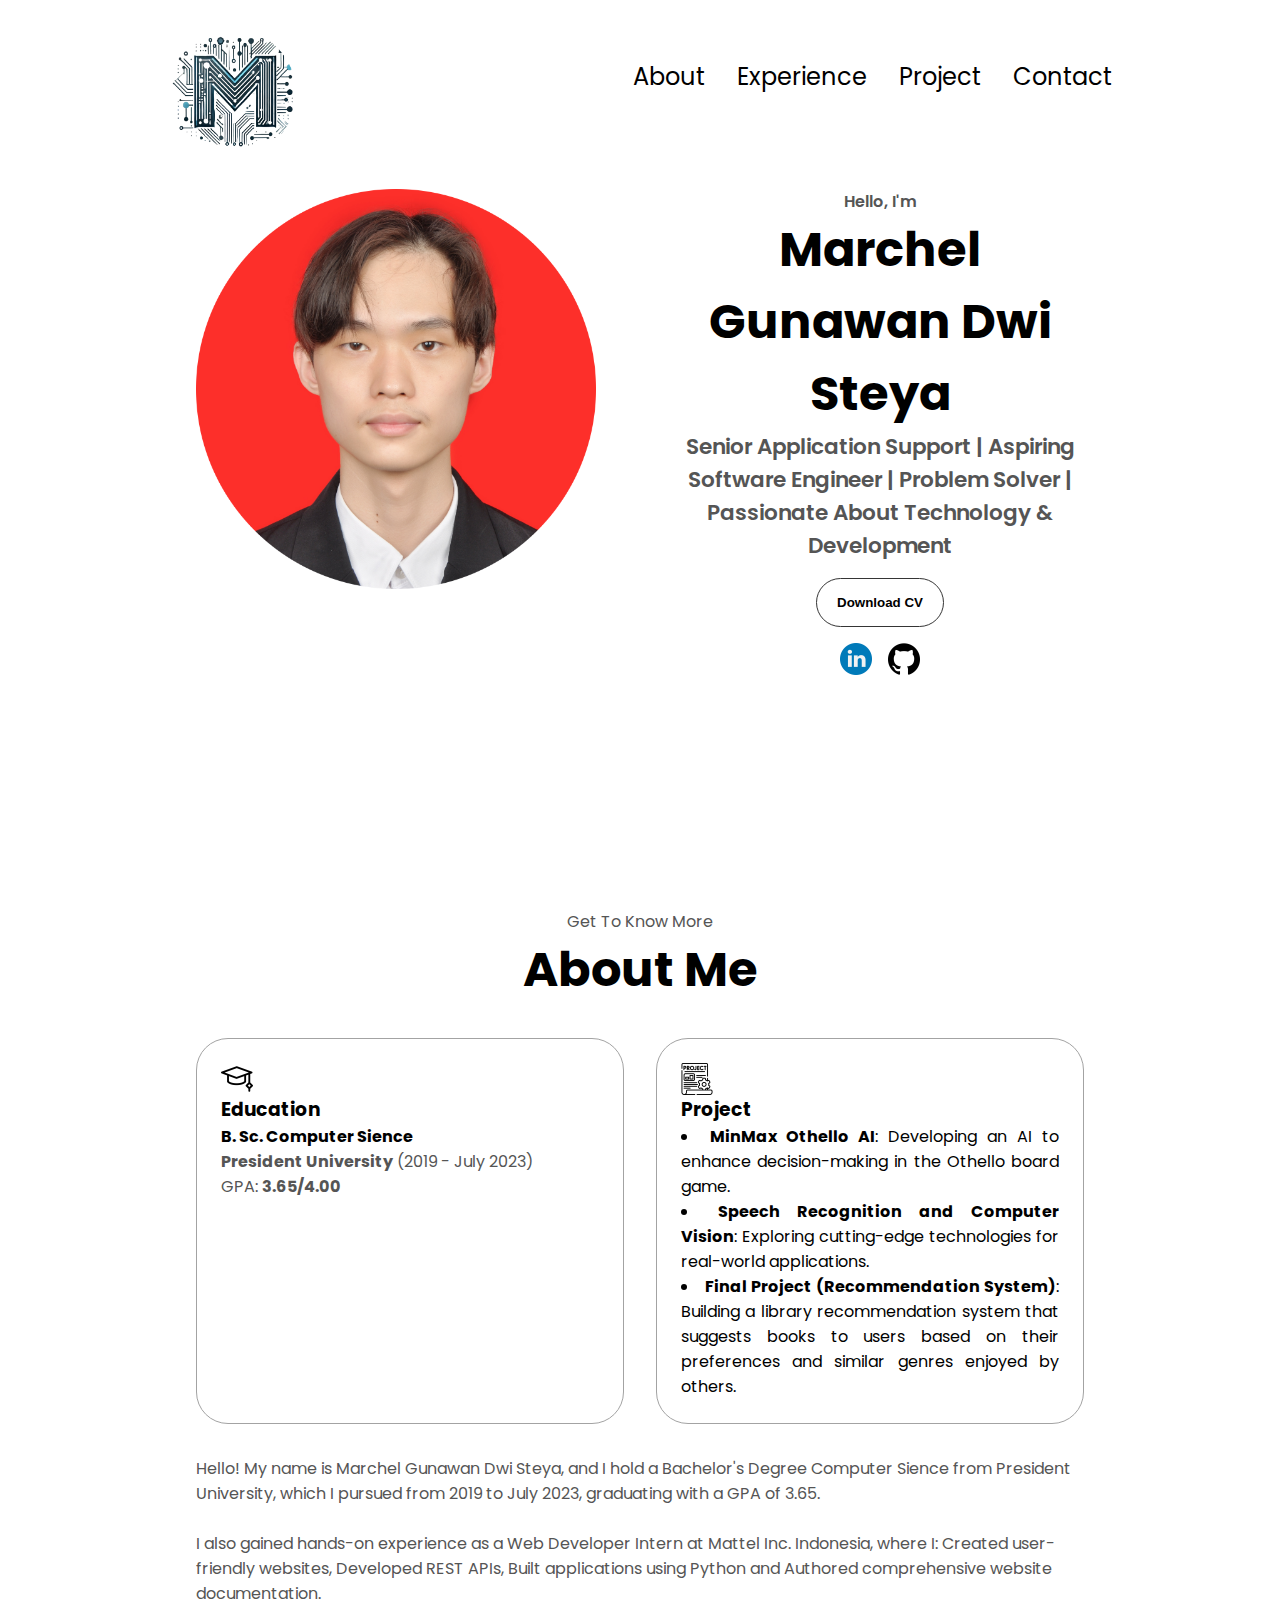
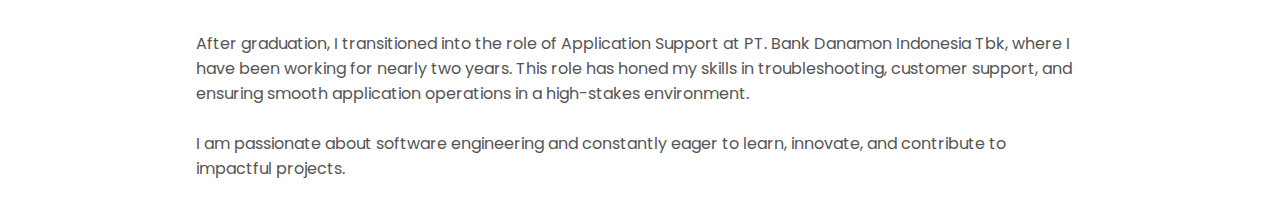
<file: index.html>
<html lang="en">
<head>
    <meta charset="UTF-8">
    <meta name="viewport" content="width=device-width, initial-scale=1.0">
    <link rel="stylesheet" href="assets/css/main.css">
    <link rel="stylesheet" href="assets/css/mediaqueries.css">
    <title>Marchel Gunawan Portfolio</title>
</head>
<body>
    <nav id="desktop-nav">
        <div class="logo">
            <img src="./assets/picts/M_logo-modified.png" alt="Logo">
        </div>
        <div>
            <ul class="nav-links">
                <li><a href="#about">About</a></li>
                <li><a href="#experience">Experience</a></li>
                <li><a href="#Project">Project</a></li>
                <li><a href="#Contact">Contact</a></li>
            </ul>
        </div>
    </nav>
    <nav id="hamburger-nav">
        <div class="logo">Marchel Gunawan Dwi Steya</div>
        <div class="hamburger-menu">
            <div class="hamburger-icon" onclick="togglemenu()">
                <span></span>
                <span></span>
                <span></span>
            </div>
            <div class="menu-links">
                <li><a href="#about" onclick="togglemenu()"></a>About</a></li>
                <li><a href="#experience" onclick="togglemenu()"></a>Experience</a></li>
                <li><a href="#Project" onclick="togglemenu()"></a>Project</a></li>
                <li><a href="#Contact" onclick="togglemenu()"></a>Contact</a></li>
            </div>
        </div>
    </nav>
    <section id="profile">
        <div class="section__pic-container">
            <img src="./assets/picts/Photo-modified.png" alt="profile pict">
        </div>
        <div class="section__text">
            <p class="section__text__p1">
                Hello, I'm 
            </p>
            <h1 class="title">Marchel Gunawan Dwi Steya</h1>
            <p class="section__text__p2">Senior Application Support | Aspiring Software Engineer | Problem Solver | Passionate About Technology & Development</p>
            <div class="btn-container">
                <button class="btn btn-color-2" onclick="window.open('./assets/cv-resume/MarchelGunawan-resume.pdf')">Download CV</button>
            </div>
            <div id="socials-container">
                <img src="./assets/picts/linkedin.png" alt="My Linkedin Profile" class="icon" onclick="location.href='https://linkedin.com/in/marchelgunawan'">
                <img src="./assets/picts/github.png" alt="My Github Profile" class="icon" onclick="location.href='https://github.com/MarchelGunawan'">
            </div>
        </div>
    </section>
    <section id="about">
        <p class="section__text__p1">Get To Know More</p>
        <h1 class="title">About Me</h1>
        <div class="section-container">
            <div class="about-details-container">
                <div class="about-container">
                    <div class="details-container">
                        <img src="./assets/picts/graduation-cap.png" alt="Education" class="icon">
                        <h3>Education</h3>
                        <b>B. Sc. Computer Sience</b>
                        <p><b>President University</b> (2019 - July 2023)</p>
                        <p>GPA: <b>3.65/4.00</b></p>
                        
                    </div>
                    <div class="details-container">
                        <img src="./assets/picts/project.png" alt="project icon" class="icon">
                        <h3>Project</h3>
                        <p>
                            <li><b>MinMax Othello AI</b>: Developing an AI to enhance decision-making in the Othello board game.</li>
                            <li>
                                <b>Speech Recognition and Computer Vision</b>: Exploring cutting-edge technologies for real-world applications.
                            </li>
                            <li>
                                <b>Final Project (Recommendation System)</b>: Building a library recommendation system that suggests books to users based on their preferences and similar genres enjoyed by others.
                            </li>
                        </p>
                    </div>
                </div>
                <div class="text-container">
                    <p>
                        Hello! My name is Marchel Gunawan Dwi Steya, and I hold a Bachelor's Degree Computer Sience from President University, 
                        which I pursued from 2019 to July 2023, graduating with a GPA of 3.65.
                        <br>
                        <br>
                        I also gained hands-on experience as a Web Developer Intern at Mattel Inc. Indonesia, where I:
                        Created user-friendly websites,
                        Developed REST APIs,
                        Built applications using Python and 
                        Authored comprehensive website documentation.
                        <br>
                        <br>
                        After graduation, I transitioned into the role of Application Support at PT. Bank Danamon Indonesia Tbk, where I have been working for nearly two years. This role has honed my skills in troubleshooting, customer support, and ensuring smooth application operations in a high-stakes environment.
                        <br>
                        <br>
                        I am passionate about software engineering and constantly eager to learn, innovate, and contribute to impactful projects.
                    </p> 
                </div>
            </div>
        </div>
    </section>
    <script src="assets/js/main.js"></script>
    <!-- <a href="https://www.flaticon.com/free-icons/linkedin" title="linkedin icons">Linkedin icons created by Freepik - Flaticon</a> -->
</body>
</html>
</file>
<file: assets/css/main.css>
/* General */

@import url('https://fonts.googleapis.com/css2?family=Poppins:ital,wght@0,100;0,200;0,300;0,400;0,500;0,600;0,700;0,800;0,900;1,100;1,200;1,300;1,400;1,500;1,600;1,700;1,800;1,900&display=swap');

* {
    margin: 0;
    padding: 0;
}

body {
    font-family: "Poppins", sans-serif;
}

html {
    scroll-behavior: smooth;
}

p {
    color: rgb(85, 85, 85);
}

/* Transition */

a, .btn{
    transition: all 300ms ease;
}

nav, .nav-links{
    display: flex;
}

nav {
    justify-content: space-around;
    align-items: center;
    height: 17vh;
}

.nav-links {
    gap: 2rem;
    list-style: none;
    font-size: 1.5rem;
}

a {
    color: black;
    text-decoration: none;
    text-decoration-color: white;
}

a:hover {
    color: grey;
    text-decoration: underline;
    text-underline-offset: 1rem;
    text-decoration-color: rgb(181, 181, 181);
}

.logo img{
    padding-top: 2rem;
    height: 8rem;
}

.logo:hover{
    cursor: default;
}

/* Hamburger Menu */

#hamburger-nav {
    display: none;
}

.hamburger-menu {
    position: relative;
    display: inline-block;
}

.hamburger-icon {
    display: flex;
    flex-direction: column;
    justify-content: space-between;
    height: 24px;
    width: 30px;
    cursor: pointer;
}

.hamburger-icon span{
    width: 100%;
    height: 2px;
    background-color: black;
    transition: all 0.3 ease-in-out;
}

.menu-links {
    position: absolute;
    top: 100%;
    right: 0%;
    background-color: white;
    width: fit-content;
    max-height: 0;
    overflow: hidden;
    transition: all 0.3 ease-in-out;
}

.menu-links a {
    display: block;
    padding: 10px;
    text-align: center;
    font-size: 1.5rem;
    color: black;
    text-decoration: none;
    transition: all 0.3 ease-in-out;
}

.menu-links li{
    list-style: none;
}

.menu-links.open {
    max-height: 300px;
}

.hamburger-icon.open span:first-child{
    transform: rotate(45deg) translate(10px, 5px);
}

.hamburger-icon.open span:nth-child(2){
    opacity: 0;
}

.hamburger-icon.open span:last-child{
    transform: rotate(-45deg) translate(10px, -5px);
}

.hamburger-icon span:first-child {
    transform: none;
}

.hamburger-icon span:first-child {
    opacity: 1;
}

.hamburger-icon span:first-child {
    transform: none;
}

/* Sections */

section {
    padding: 4vh;
    height: 69vh;
    margin: 0 10rem;
    box-sizing: border-box;
    min-height: fit-content;
}

.section-container {
    display: flex;
}

/* Profile Section */

#profile {
    display: flex;
    justify-content: center;
    gap: 5rem;
    height: 80vh;
}

.section__pic-container {
    display: flex;
    height: 400px;
    width: 400px;
    margin: 0 0;
}

.section__text {
    align-items: center;
    text-align: center;
}

.section__text p {
    font-weight: 600;
}

.section__text__p1 {
    text-align: center;
}

.section__text__p2 {
    font-size: 1.35rem;
    margin-bottom: 1rem;
}

.section__text__p3 {
    font-size: 1.15rem;
    text-align: justify;
}

.title {
    font-size: 3rem;
    text-align: center;
}

#socials-container {
    display: flex;
    justify-content: center;
    margin: 1rem;
    gap: 1rem;
}

/* Icon section */

.icon {
    cursor: pointer;
    height: 2rem;
}

/* Button section */

.btn-container{
    display: flex;
    justify-content: center;
    gap: 1rem;
}

.btn {
    font-weight: 600;
    transition: all 300ms ease-in-out;
    padding: 1rem;
    width: 8rem;
    border-radius: 2rem;
}

.btn-color-2{
    border: rgb(53, 53, 53) 0.1rem solid;
    background: white;
}

.btn.btn-color-2:hover{
    cursor: pointer;
    background: rgb(53, 53, 53);
    color: white;
}

/* About Section */

#about {
    position: relative;
}

.about-container{
    gap: 2rem;
    margin-bottom: 2rem;
    margin-top: 2rem;
}

.about-details-container{
    justify-content: center;
    flex-direction: column;
}

.about-container, .about-details-container{
    display: flex;
}

.details-container{
    padding: 1.5rem;
    flex: 1;
    background: white;
    border-radius: 2rem;
    border: rgb(53, 53, 53) 0.1rem solid;
    border-color: rgb(163, 163, 163);
    text-align: justify;
}

.section-container{
    gap: 4rem;
}
</file>
<file: assets/css/mediaqueries.css>
@media screen and (max-width: 1200px){
    #desktop-nav {
        display: none;
    }
    #hamburger-nav {
        display: flex;
    }
}
</file>
